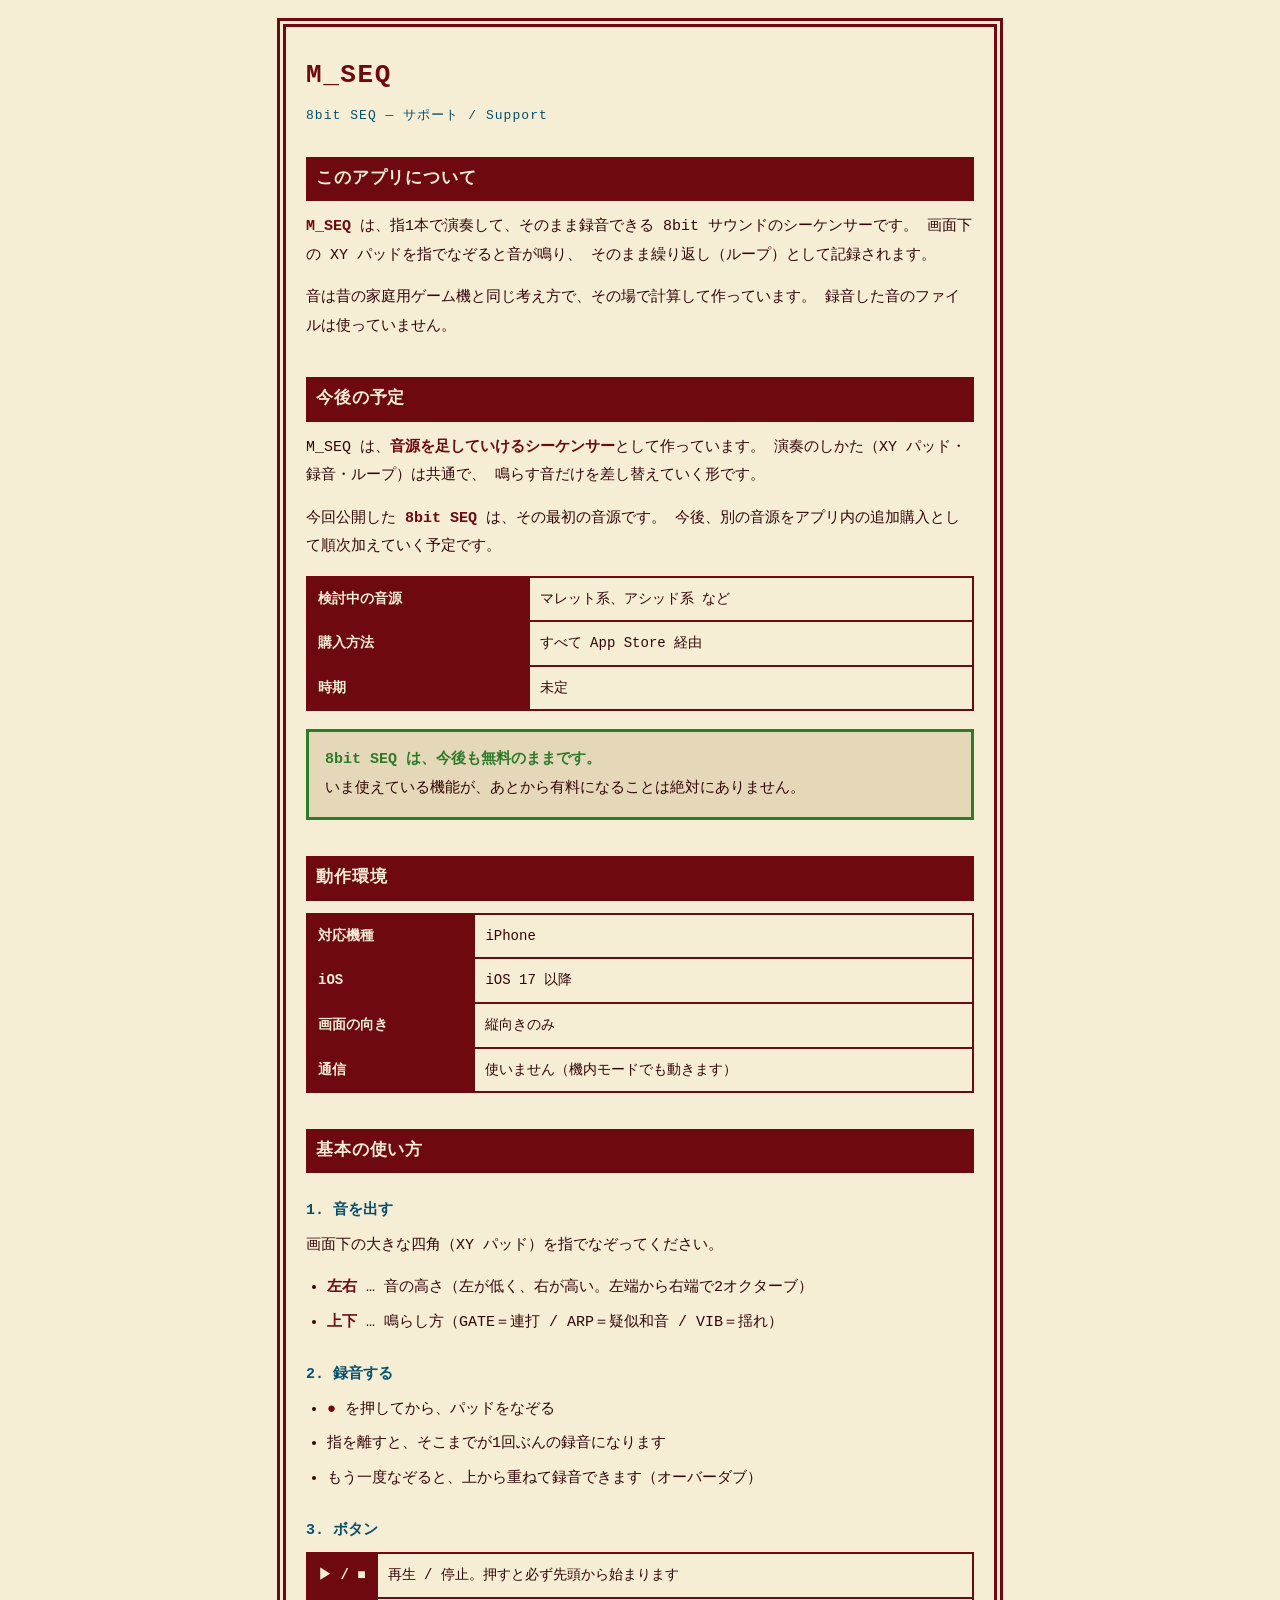
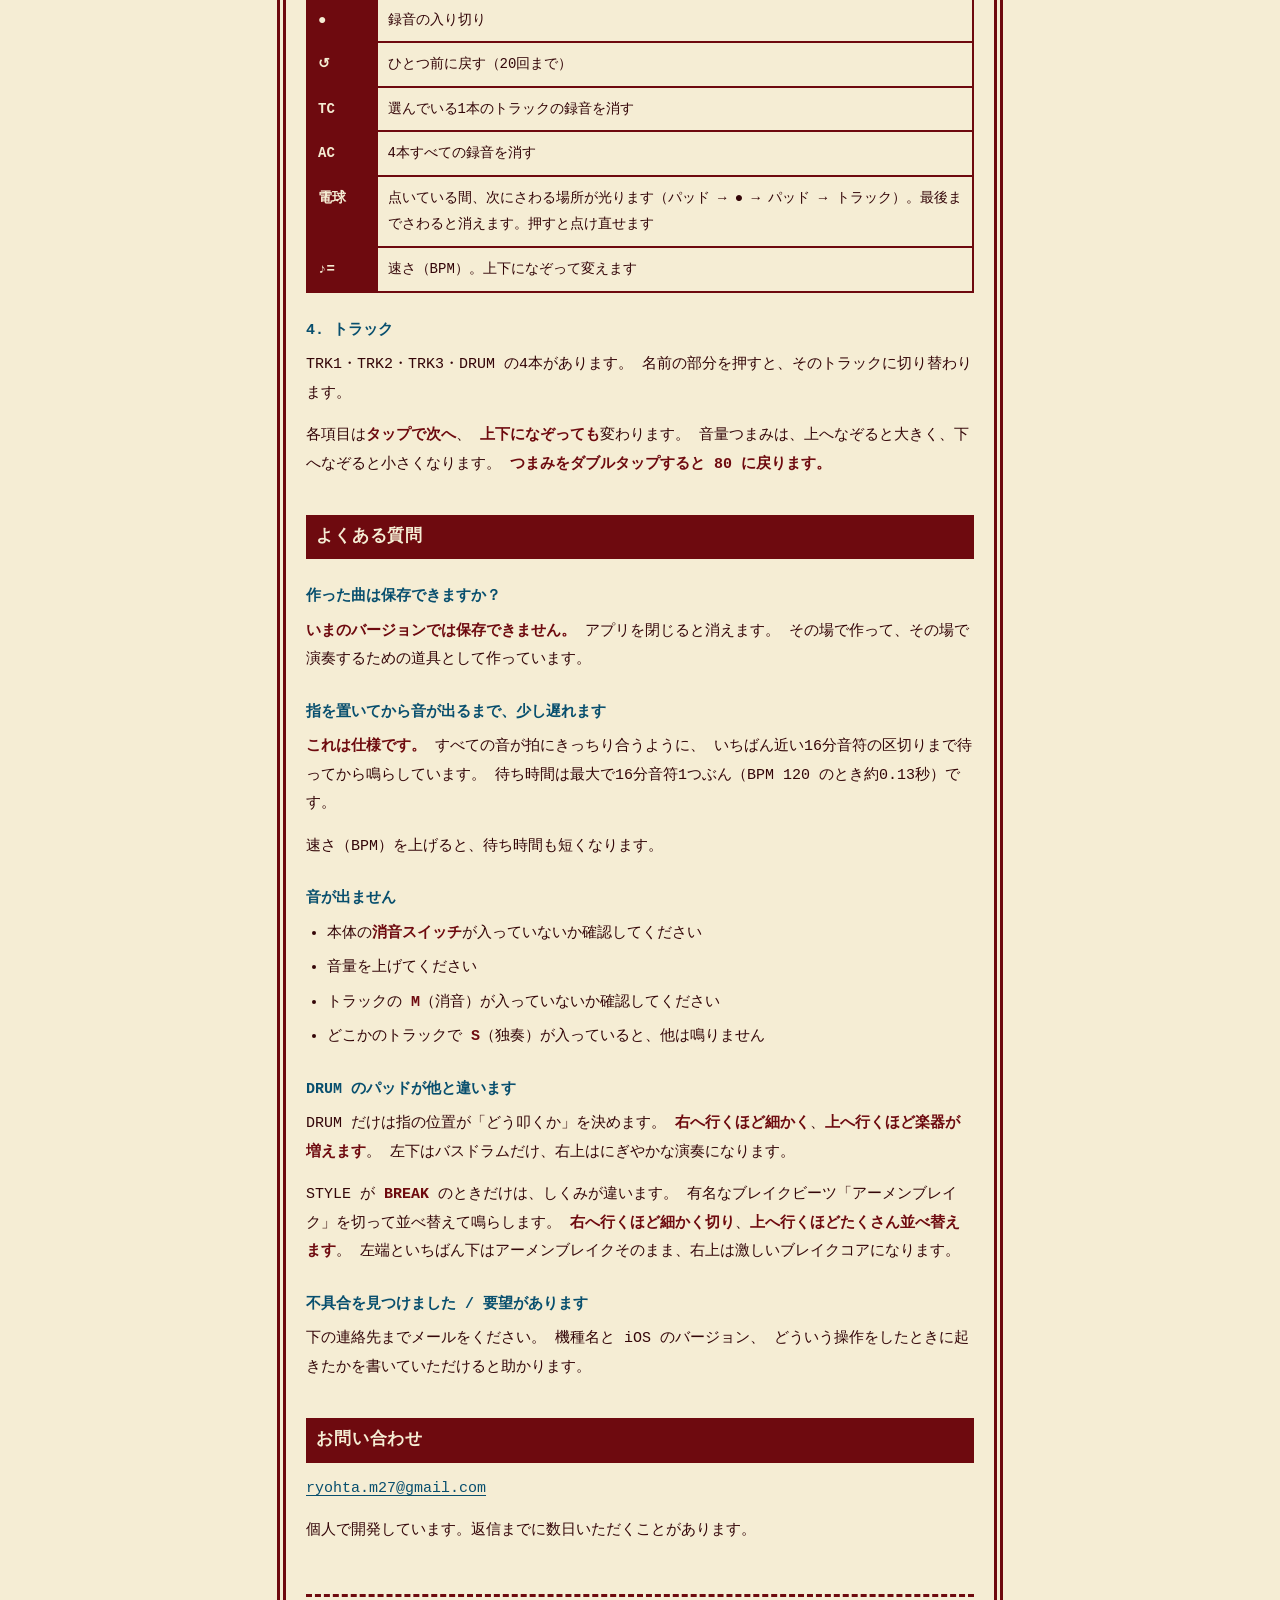
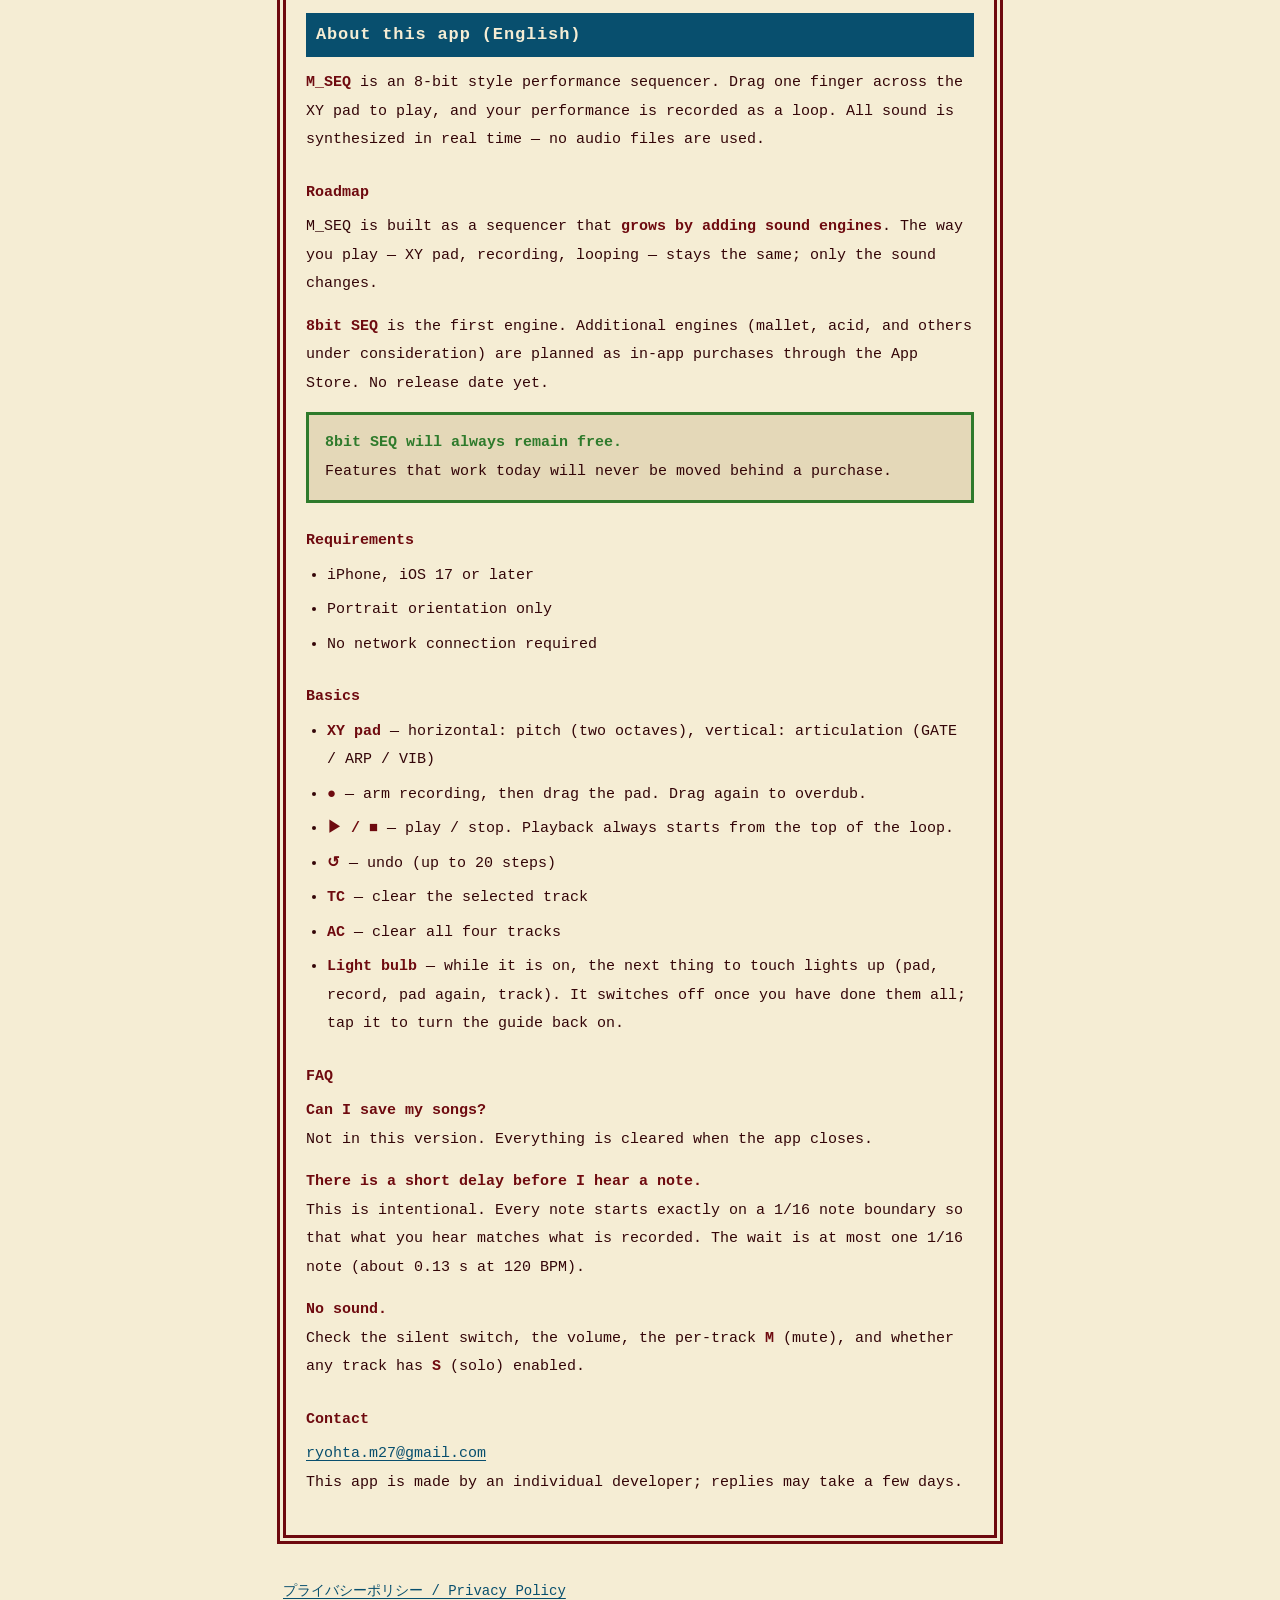
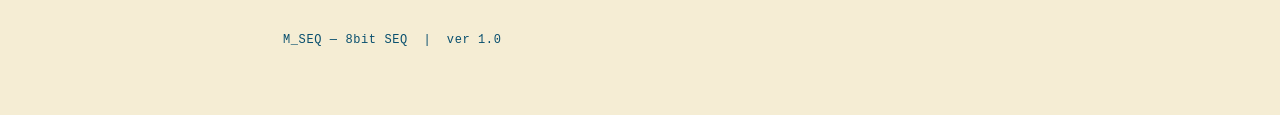
<file: index.html>
<!DOCTYPE html>
<html lang="ja">
<head>
<meta charset="utf-8">
<meta name="viewport" content="width=device-width, initial-scale=1">
<title>M_SEQ サポート / Support</title>
<link rel="stylesheet" href="style.css">
</head>
<body>
<div class="wrap">

  <div class="frame">
    <h1>M_SEQ</h1>
    <p class="subtitle">8bit SEQ &mdash; サポート / Support</p>

    <h2>このアプリについて</h2>
    <p>
      <strong>M_SEQ</strong> は、指1本で演奏して、そのまま録音できる
      8bit サウンドのシーケンサーです。
      画面下の XY パッドを指でなぞると音が鳴り、
      そのまま繰り返し（ループ）として記録されます。
    </p>
    <p>
      音は昔の家庭用ゲーム機と同じ考え方で、その場で計算して作っています。
      録音した音のファイルは使っていません。
    </p>

    <h2>今後の予定</h2>
    <p>
      M_SEQ は、<strong>音源を足していけるシーケンサー</strong>として作っています。
      演奏のしかた（XY パッド・録音・ループ）は共通で、
      鳴らす音だけを差し替えていく形です。
    </p>
    <p>
      今回公開した <strong>8bit SEQ</strong> は、その最初の音源です。
      今後、別の音源をアプリ内の追加購入として順次加えていく予定です。
    </p>
    <table>
      <tr><th>検討中の音源</th><td>マレット系、アシッド系 など</td></tr>
      <tr><th>購入方法</th><td>すべて App Store 経由</td></tr>
      <tr><th>時期</th><td>未定</td></tr>
    </table>
    <div class="badge">
      <strong>8bit SEQ は、今後も無料のままです。</strong><br>
      いま使えている機能が、あとから有料になることは絶対にありません。
    </div>

    <h2>動作環境</h2>
    <table>
      <tr><th>対応機種</th><td>iPhone</td></tr>
      <tr><th>iOS</th><td>iOS 17 以降</td></tr>
      <tr><th>画面の向き</th><td>縦向きのみ</td></tr>
      <tr><th>通信</th><td>使いません（機内モードでも動きます）</td></tr>
    </table>

    <h2>基本の使い方</h2>

    <h3>1. 音を出す</h3>
    <p>
      画面下の大きな四角（XY パッド）を指でなぞってください。
    </p>
    <ul>
      <li><strong>左右</strong> &hellip; 音の高さ（左が低く、右が高い。左端から右端で2オクターブ）</li>
      <li><strong>上下</strong> &hellip; 鳴らし方（GATE＝連打 / ARP＝疑似和音 / VIB＝揺れ）</li>
    </ul>

    <h3>2. 録音する</h3>
    <ul>
      <li><strong>●</strong> を押してから、パッドをなぞる</li>
      <li>指を離すと、そこまでが1回ぶんの録音になります</li>
      <li>もう一度なぞると、上から重ねて録音できます（オーバーダブ）</li>
    </ul>

    <h3>3. ボタン</h3>
    <table>
      <tr><th>▶ / ■</th><td>再生 / 停止。押すと必ず先頭から始まります</td></tr>
      <tr><th>●</th><td>録音の入り切り</td></tr>
      <tr><th>↺</th><td>ひとつ前に戻す（20回まで）</td></tr>
      <tr><th>TC</th><td>選んでいる1本のトラックの録音を消す</td></tr>
      <tr><th>AC</th><td>4本すべての録音を消す</td></tr>
      <tr><th>電球</th><td>点いている間、次にさわる場所が光ります（パッド → ● → パッド → トラック）。最後までさわると消えます。押すと点け直せます</td></tr>
      <tr><th>♪=</th><td>速さ（BPM）。上下になぞって変えます</td></tr>
    </table>

    <h3>4. トラック</h3>
    <p>
      TRK1・TRK2・TRK3・DRUM の4本があります。
      名前の部分を押すと、そのトラックに切り替わります。
    </p>
    <p>
      各項目は<strong>タップで次へ</strong>、
      <strong>上下になぞっても</strong>変わります。
      音量つまみは、上へなぞると大きく、下へなぞると小さくなります。
      <strong>つまみをダブルタップすると 80 に戻ります。</strong>
    </p>

    <h2>よくある質問</h2>

    <h3>作った曲は保存できますか？</h3>
    <p>
      <strong>いまのバージョンでは保存できません。</strong>
      アプリを閉じると消えます。
      その場で作って、その場で演奏するための道具として作っています。
    </p>

    <h3>指を置いてから音が出るまで、少し遅れます</h3>
    <p>
      <strong>これは仕様です。</strong>
      すべての音が拍にきっちり合うように、
      いちばん近い16分音符の区切りまで待ってから鳴らしています。
      待ち時間は最大で16分音符1つぶん（BPM 120 のとき約0.13秒）です。
    </p>
    <p>
      速さ（BPM）を上げると、待ち時間も短くなります。
    </p>

    <h3>音が出ません</h3>
    <ul>
      <li>本体の<strong>消音スイッチ</strong>が入っていないか確認してください</li>
      <li>音量を上げてください</li>
      <li>トラックの <strong>M</strong>（消音）が入っていないか確認してください</li>
      <li>どこかのトラックで <strong>S</strong>（独奏）が入っていると、他は鳴りません</li>
    </ul>

    <h3>DRUM のパッドが他と違います</h3>
    <p>
      DRUM だけは指の位置が「どう叩くか」を決めます。
      <strong>右へ行くほど細かく</strong>、<strong>上へ行くほど楽器が増えます</strong>。
      左下はバスドラムだけ、右上はにぎやかな演奏になります。
    </p>
    <p>
      STYLE が <strong>BREAK</strong> のときだけは、しくみが違います。
      有名なブレイクビーツ「アーメンブレイク」を切って並べ替えて鳴らします。
      <strong>右へ行くほど細かく切り</strong>、<strong>上へ行くほどたくさん並べ替えます</strong>。
      左端といちばん下はアーメンブレイクそのまま、右上は激しいブレイクコアになります。
    </p>

    <h3>不具合を見つけました / 要望があります</h3>
    <p>
      下の連絡先までメールをください。
      機種名と iOS のバージョン、
      どういう操作をしたときに起きたかを書いていただけると助かります。
    </p>

    <h2>お問い合わせ</h2>
    <p>
      <a href="mailto:ryohta.m27@gmail.com">ryohta.m27@gmail.com</a>
    </p>
    <p>
      個人で開発しています。返信までに数日いただくことがあります。
    </p>

    <!-- ============================================== -->
    <!-- English                                        -->
    <!-- ============================================== -->
    <div class="en">
      <h2>About this app (English)</h2>
      <p>
        <strong>M_SEQ</strong> is an 8-bit style performance sequencer.
        Drag one finger across the XY pad to play, and your performance is
        recorded as a loop. All sound is synthesized in real time &mdash;
        no audio files are used.
      </p>

      <h3>Roadmap</h3>
      <p>
        M_SEQ is built as a sequencer that <strong>grows by adding sound
        engines</strong>. The way you play &mdash; XY pad, recording,
        looping &mdash; stays the same; only the sound changes.
      </p>
      <p>
        <strong>8bit SEQ</strong> is the first engine. Additional engines
        (mallet, acid, and others under consideration) are planned as
        in-app purchases through the App Store. No release date yet.
      </p>
      <div class="badge">
        <strong>8bit SEQ will always remain free.</strong><br>
        Features that work today will never be moved behind a purchase.
      </div>

      <h3>Requirements</h3>
      <ul>
        <li>iPhone, iOS 17 or later</li>
        <li>Portrait orientation only</li>
        <li>No network connection required</li>
      </ul>

      <h3>Basics</h3>
      <ul>
        <li><strong>XY pad</strong> &mdash; horizontal: pitch (two octaves),
            vertical: articulation (GATE / ARP / VIB)</li>
        <li><strong>&#9679;</strong> &mdash; arm recording, then drag the pad.
            Drag again to overdub.</li>
        <li><strong>&#9654; / &#9632;</strong> &mdash; play / stop.
            Playback always starts from the top of the loop.</li>
        <li><strong>&#8634;</strong> &mdash; undo (up to 20 steps)</li>
        <li><strong>TC</strong> &mdash; clear the selected track</li>
        <li><strong>AC</strong> &mdash; clear all four tracks</li>
        <li><strong>Light bulb</strong> &mdash; while it is on, the next thing to touch
            lights up (pad, record, pad again, track). It switches off once you have done them all;
            tap it to turn the guide back on.</li>
      </ul>

      <h3>FAQ</h3>
      <p>
        <strong>Can I save my songs?</strong><br>
        Not in this version. Everything is cleared when the app closes.
      </p>
      <p>
        <strong>There is a short delay before I hear a note.</strong><br>
        This is intentional. Every note starts exactly on a 1/16 note
        boundary so that what you hear matches what is recorded.
        The wait is at most one 1/16 note (about 0.13 s at 120 BPM).
      </p>
      <p>
        <strong>No sound.</strong><br>
        Check the silent switch, the volume, the per-track
        <strong>M</strong> (mute), and whether any track has
        <strong>S</strong> (solo) enabled.
      </p>

      <h3>Contact</h3>
      <p>
        <a href="mailto:ryohta.m27@gmail.com">ryohta.m27@gmail.com</a><br>
        This app is made by an individual developer; replies may take a few days.
      </p>
    </div>
  </div>

  <div class="nav">
    <a href="privacy.html">プライバシーポリシー / Privacy Policy</a>
  </div>

  <footer>
    M_SEQ &mdash; 8bit SEQ &nbsp;|&nbsp; ver 1.0
  </footer>

</div>
</body>
</html>
</file>
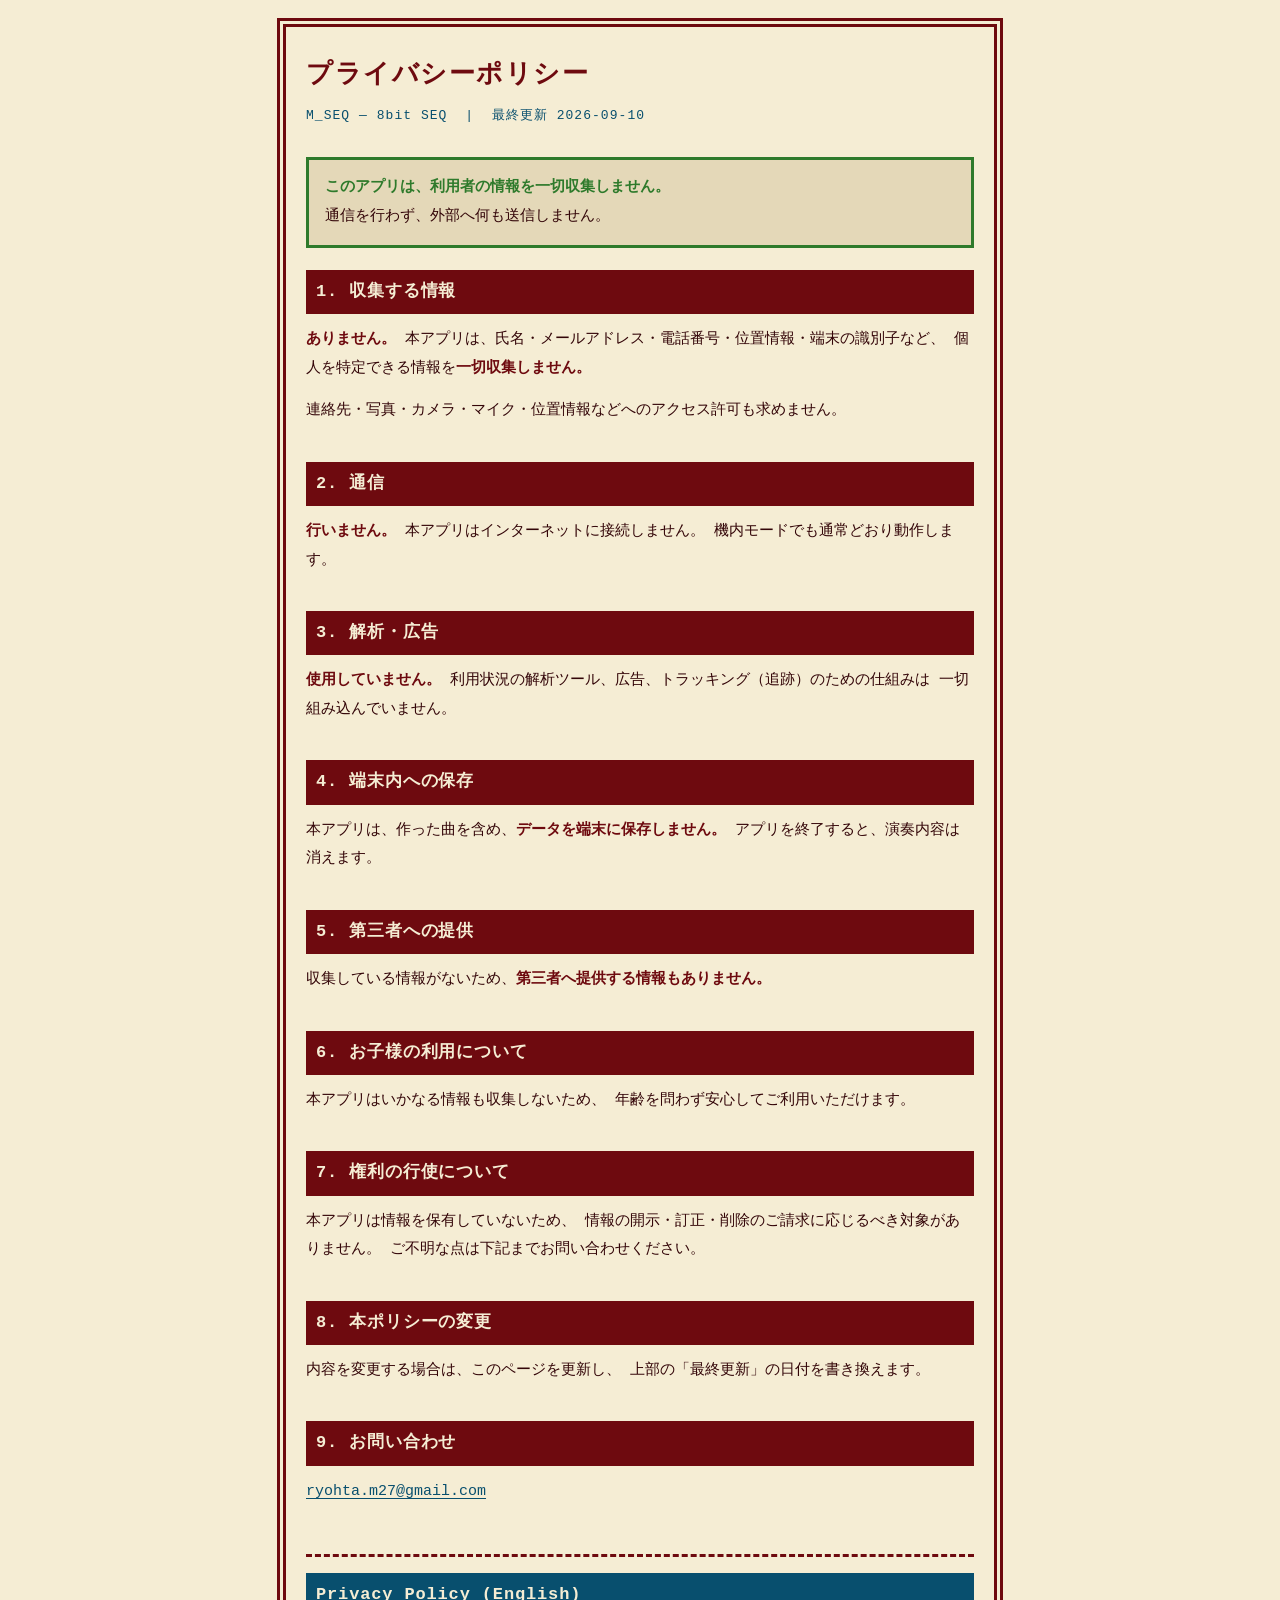
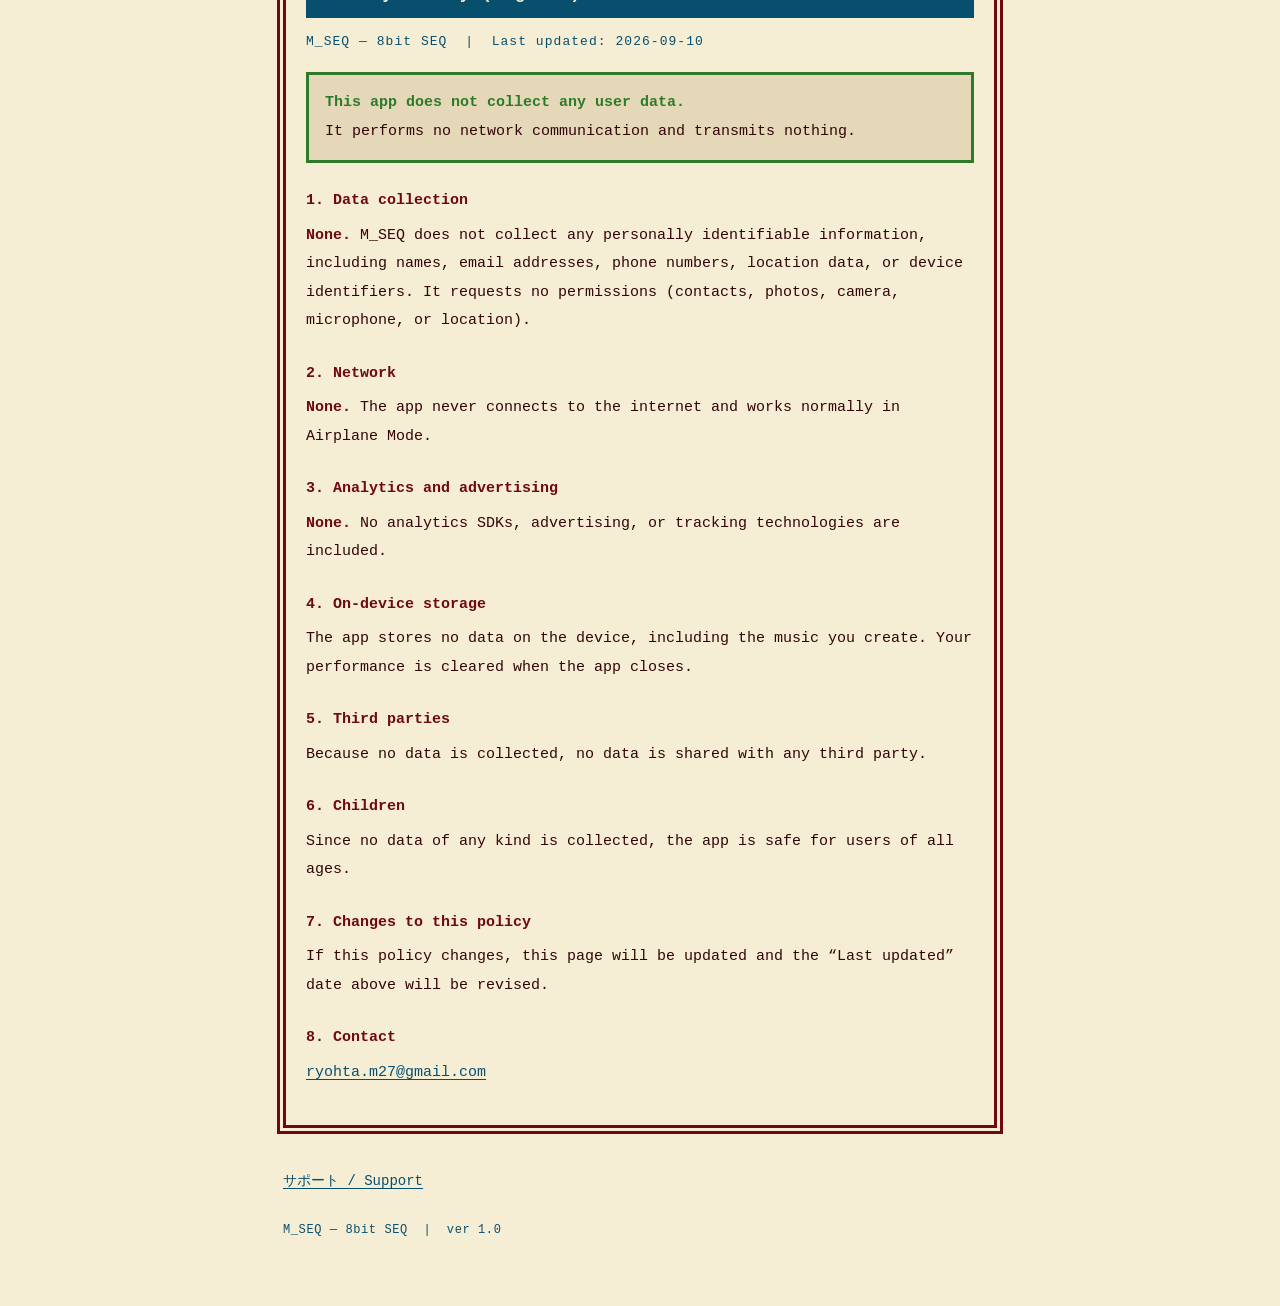
<file: privacy.html>
<!DOCTYPE html>
<html lang="ja">
<head>
<meta charset="utf-8">
<meta name="viewport" content="width=device-width, initial-scale=1">
<title>M_SEQ プライバシーポリシー / Privacy Policy</title>
<link rel="stylesheet" href="style.css">
</head>
<body>
<div class="wrap">

  <div class="frame">
    <h1>プライバシーポリシー</h1>
    <p class="subtitle">M_SEQ &mdash; 8bit SEQ &nbsp;|&nbsp; 最終更新 2026-09-10</p>

    <div class="badge">
      <strong>このアプリは、利用者の情報を一切収集しません。</strong><br>
      通信を行わず、外部へ何も送信しません。
    </div>

    <h2>1. 収集する情報</h2>
    <p>
      <strong>ありません。</strong>
      本アプリは、氏名・メールアドレス・電話番号・位置情報・端末の識別子など、
      個人を特定できる情報を<strong>一切収集しません。</strong>
    </p>
    <p>
      連絡先・写真・カメラ・マイク・位置情報などへのアクセス許可も求めません。
    </p>

    <h2>2. 通信</h2>
    <p>
      <strong>行いません。</strong>
      本アプリはインターネットに接続しません。
      機内モードでも通常どおり動作します。
    </p>

    <h2>3. 解析・広告</h2>
    <p>
      <strong>使用していません。</strong>
      利用状況の解析ツール、広告、トラッキング（追跡）のための仕組みは
      一切組み込んでいません。
    </p>

    <h2>4. 端末内への保存</h2>
    <p>
      本アプリは、作った曲を含め、<strong>データを端末に保存しません。</strong>
      アプリを終了すると、演奏内容は消えます。
    </p>

    <h2>5. 第三者への提供</h2>
    <p>
      収集している情報がないため、<strong>第三者へ提供する情報もありません。</strong>
    </p>

    <h2>6. お子様の利用について</h2>
    <p>
      本アプリはいかなる情報も収集しないため、
      年齢を問わず安心してご利用いただけます。
    </p>

    <h2>7. 権利の行使について</h2>
    <p>
      本アプリは情報を保有していないため、
      情報の開示・訂正・削除のご請求に応じるべき対象がありません。
      ご不明な点は下記までお問い合わせください。
    </p>

    <h2>8. 本ポリシーの変更</h2>
    <p>
      内容を変更する場合は、このページを更新し、
      上部の「最終更新」の日付を書き換えます。
    </p>

    <h2>9. お問い合わせ</h2>
    <p>
      <a href="mailto:ryohta.m27@gmail.com">ryohta.m27@gmail.com</a>
    </p>

    <!-- ============================================== -->
    <!-- English                                        -->
    <!-- ============================================== -->
    <div class="en">
      <h2>Privacy Policy (English)</h2>
      <p class="subtitle" style="margin-bottom:18px">
        M_SEQ &mdash; 8bit SEQ &nbsp;|&nbsp; Last updated: 2026-09-10
      </p>

      <div class="badge">
        <strong>This app does not collect any user data.</strong><br>
        It performs no network communication and transmits nothing.
      </div>

      <h3>1. Data collection</h3>
      <p>
        <strong>None.</strong> M_SEQ does not collect any personally
        identifiable information, including names, email addresses,
        phone numbers, location data, or device identifiers.
        It requests no permissions (contacts, photos, camera,
        microphone, or location).
      </p>

      <h3>2. Network</h3>
      <p>
        <strong>None.</strong> The app never connects to the internet
        and works normally in Airplane Mode.
      </p>

      <h3>3. Analytics and advertising</h3>
      <p>
        <strong>None.</strong> No analytics SDKs, advertising, or
        tracking technologies are included.
      </p>

      <h3>4. On-device storage</h3>
      <p>
        The app stores no data on the device, including the music you
        create. Your performance is cleared when the app closes.
      </p>

      <h3>5. Third parties</h3>
      <p>
        Because no data is collected, no data is shared with any third party.
      </p>

      <h3>6. Children</h3>
      <p>
        Since no data of any kind is collected, the app is safe for users
        of all ages.
      </p>

      <h3>7. Changes to this policy</h3>
      <p>
        If this policy changes, this page will be updated and the
        &ldquo;Last updated&rdquo; date above will be revised.
      </p>

      <h3>8. Contact</h3>
      <p>
        <a href="mailto:ryohta.m27@gmail.com">ryohta.m27@gmail.com</a>
      </p>
    </div>
  </div>

  <div class="nav">
    <a href="index.html">サポート / Support</a>
  </div>

  <footer>
    M_SEQ &mdash; 8bit SEQ &nbsp;|&nbsp; ver 1.0
  </footer>

</div>
</body>
</html>
</file>
<file: style.css>
/* ============================================================
   M_SEQ サポートページ 共通スタイル
   アプリと同じ色・ドット絵の枠に合わせてある。
   ============================================================ */

:root {
  --cream:          #f5edd4;
  --cream-dark:     #e4d8b8;
  --burgundy:       #6e0a0f;
  --burgundy-dark:  #330508;
  --green:          #2e7a2b;
  --blue:           #084f6e;
  --dot:            3px;
}

* { box-sizing: border-box; }

body {
  margin: 0;
  padding: 24px 16px 64px;
  background: var(--cream);
  color: var(--burgundy-dark);
  font-family: ui-monospace, "SF Mono", "Menlo", "Consolas",
               "MS Gothic", monospace;
  font-size: 15px;
  line-height: 1.9;
  -webkit-text-size-adjust: 100%;
}

.wrap {
  max-width: 720px;
  margin: 0 auto;
}

/* --- ドット風の二重枠 ------------------------------------ */
.frame {
  background: var(--cream);
  border: var(--dot) solid var(--burgundy);
  box-shadow:
    0 0 0 var(--dot) var(--cream),
    0 0 0 calc(var(--dot) * 2) var(--burgundy);
  padding: 24px 20px;
  margin: 0 var(--dot) 40px;
}

/* --- 見出し ---------------------------------------------- */
h1 {
  font-size: 26px;
  letter-spacing: 0.06em;
  margin: 0 0 4px;
  color: var(--burgundy);
}

.subtitle {
  margin: 0 0 28px;
  font-size: 13px;
  color: var(--blue);
  letter-spacing: 0.08em;
}

h2 {
  font-size: 17px;
  margin: 36px 0 12px;
  padding: 6px 10px;
  color: var(--cream);
  background: var(--burgundy);
  letter-spacing: 0.05em;
}

h3 {
  font-size: 15px;
  margin: 24px 0 6px;
  color: var(--blue);
}

h2:first-of-type { margin-top: 8px; }

/* --- 本文 ------------------------------------------------ */
p  { margin: 0 0 14px; }
ul { margin: 0 0 14px; padding-left: 1.4em; }
li { margin-bottom: 6px; }

strong { color: var(--burgundy); }

a {
  color: var(--blue);
  text-decoration: underline;
  text-underline-offset: 3px;
}
a:hover { color: var(--burgundy); }

code {
  background: var(--cream-dark);
  padding: 2px 6px;
  font-size: 13px;
}

/* --- 「収集していません」を目立たせる箱 ------------------- */
.badge {
  border: var(--dot) solid var(--green);
  padding: 14px 16px;
  margin: 0 0 22px;
  background: var(--cream-dark);
}
.badge strong { color: var(--green); }

/* --- 表 -------------------------------------------------- */
table {
  border-collapse: collapse;
  width: 100%;
  margin: 0 0 18px;
  font-size: 14px;
}
th, td {
  border: 2px solid var(--burgundy);
  padding: 8px 10px;
  text-align: left;
  vertical-align: top;
}
th {
  background: var(--burgundy);
  color: var(--cream);
  white-space: nowrap;
}

/* --- 英語パート ------------------------------------------ */
.en {
  margin-top: 48px;
  padding-top: 8px;
  border-top: var(--dot) dashed var(--burgundy);
}
.en h2 { background: var(--blue); }
.en h3 { color: var(--burgundy); }

/* --- ページ下部 ------------------------------------------ */
.nav {
  margin: 0 var(--dot) 24px;
  font-size: 14px;
}
.nav a { margin-right: 20px; }

footer {
  margin: 0 var(--dot);
  font-size: 12px;
  color: var(--blue);
  letter-spacing: 0.05em;
}

/* --- 狭い画面 -------------------------------------------- */
@media (max-width: 480px) {
  body { font-size: 14px; padding: 16px 10px 48px; }
  h1 { font-size: 21px; }
  .frame { padding: 18px 14px; }
  table { font-size: 13px; }
  th, td { padding: 6px 7px; }
}
</file>
